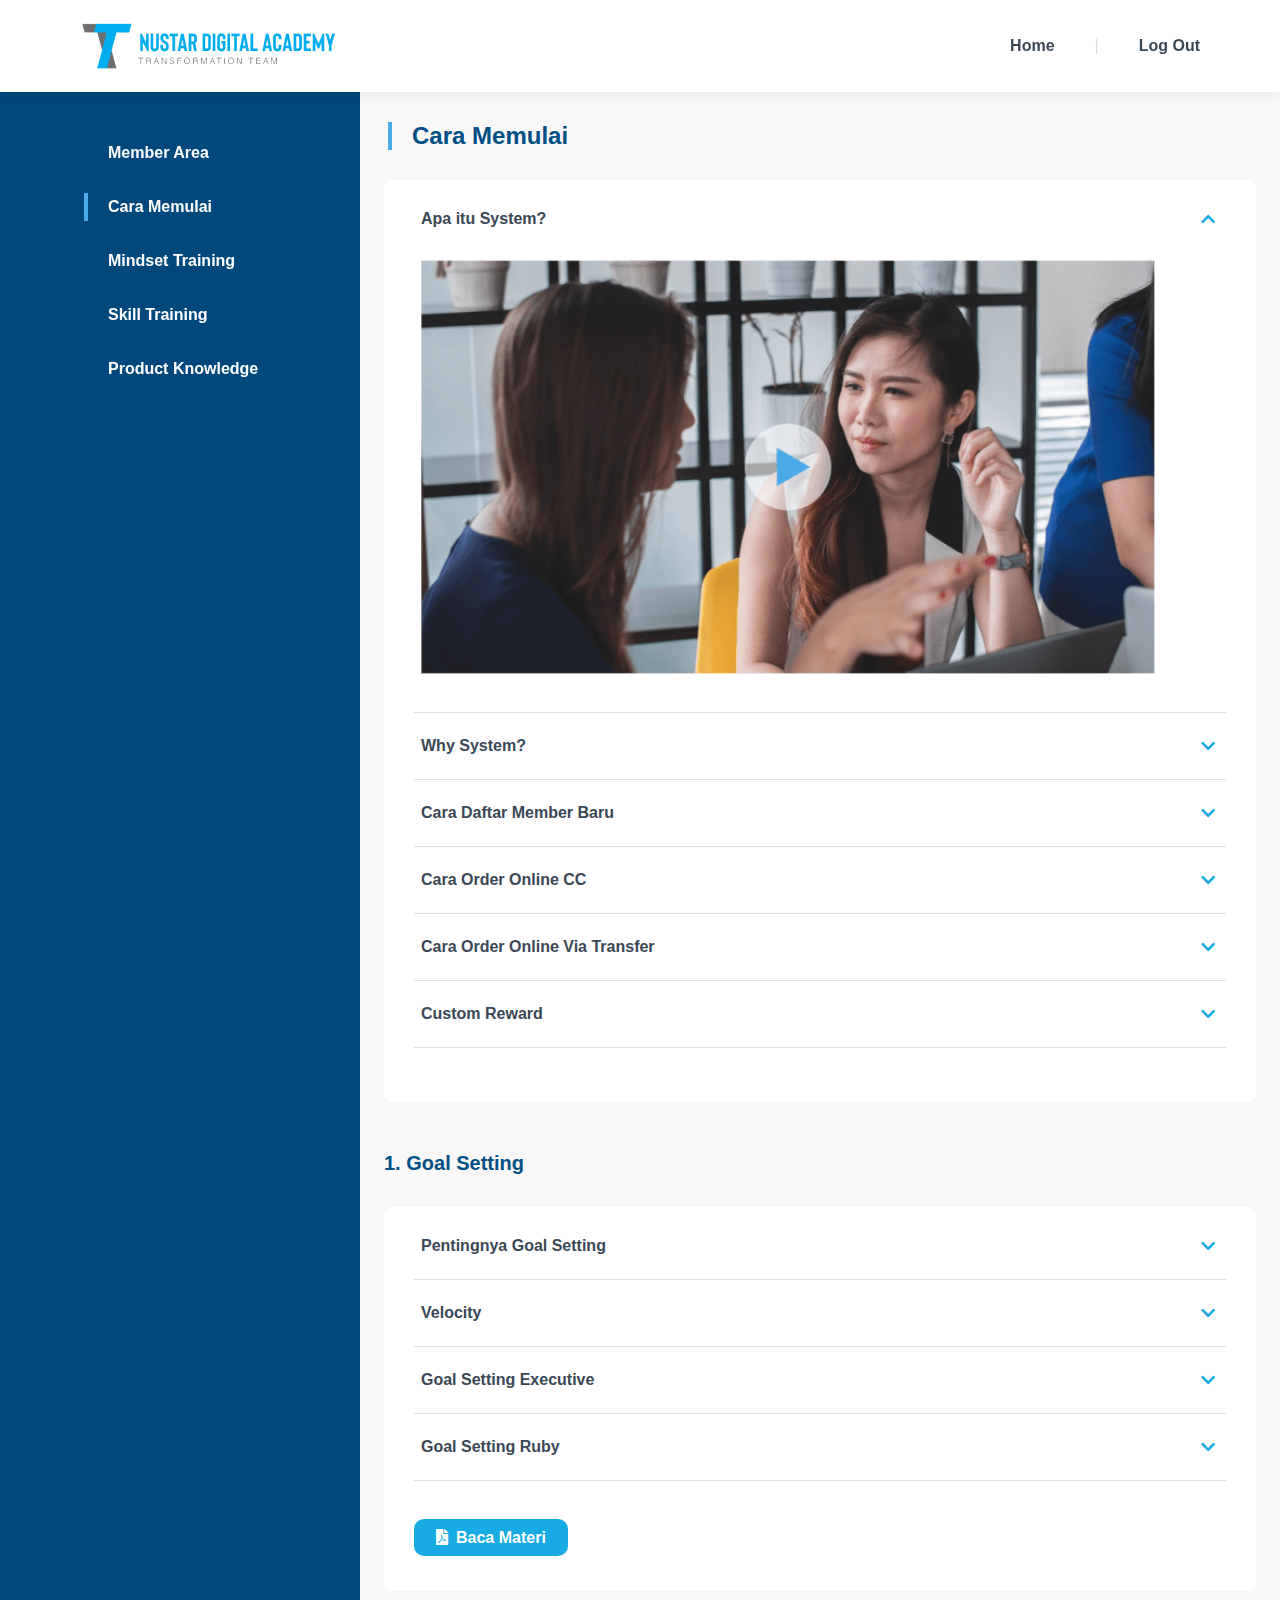
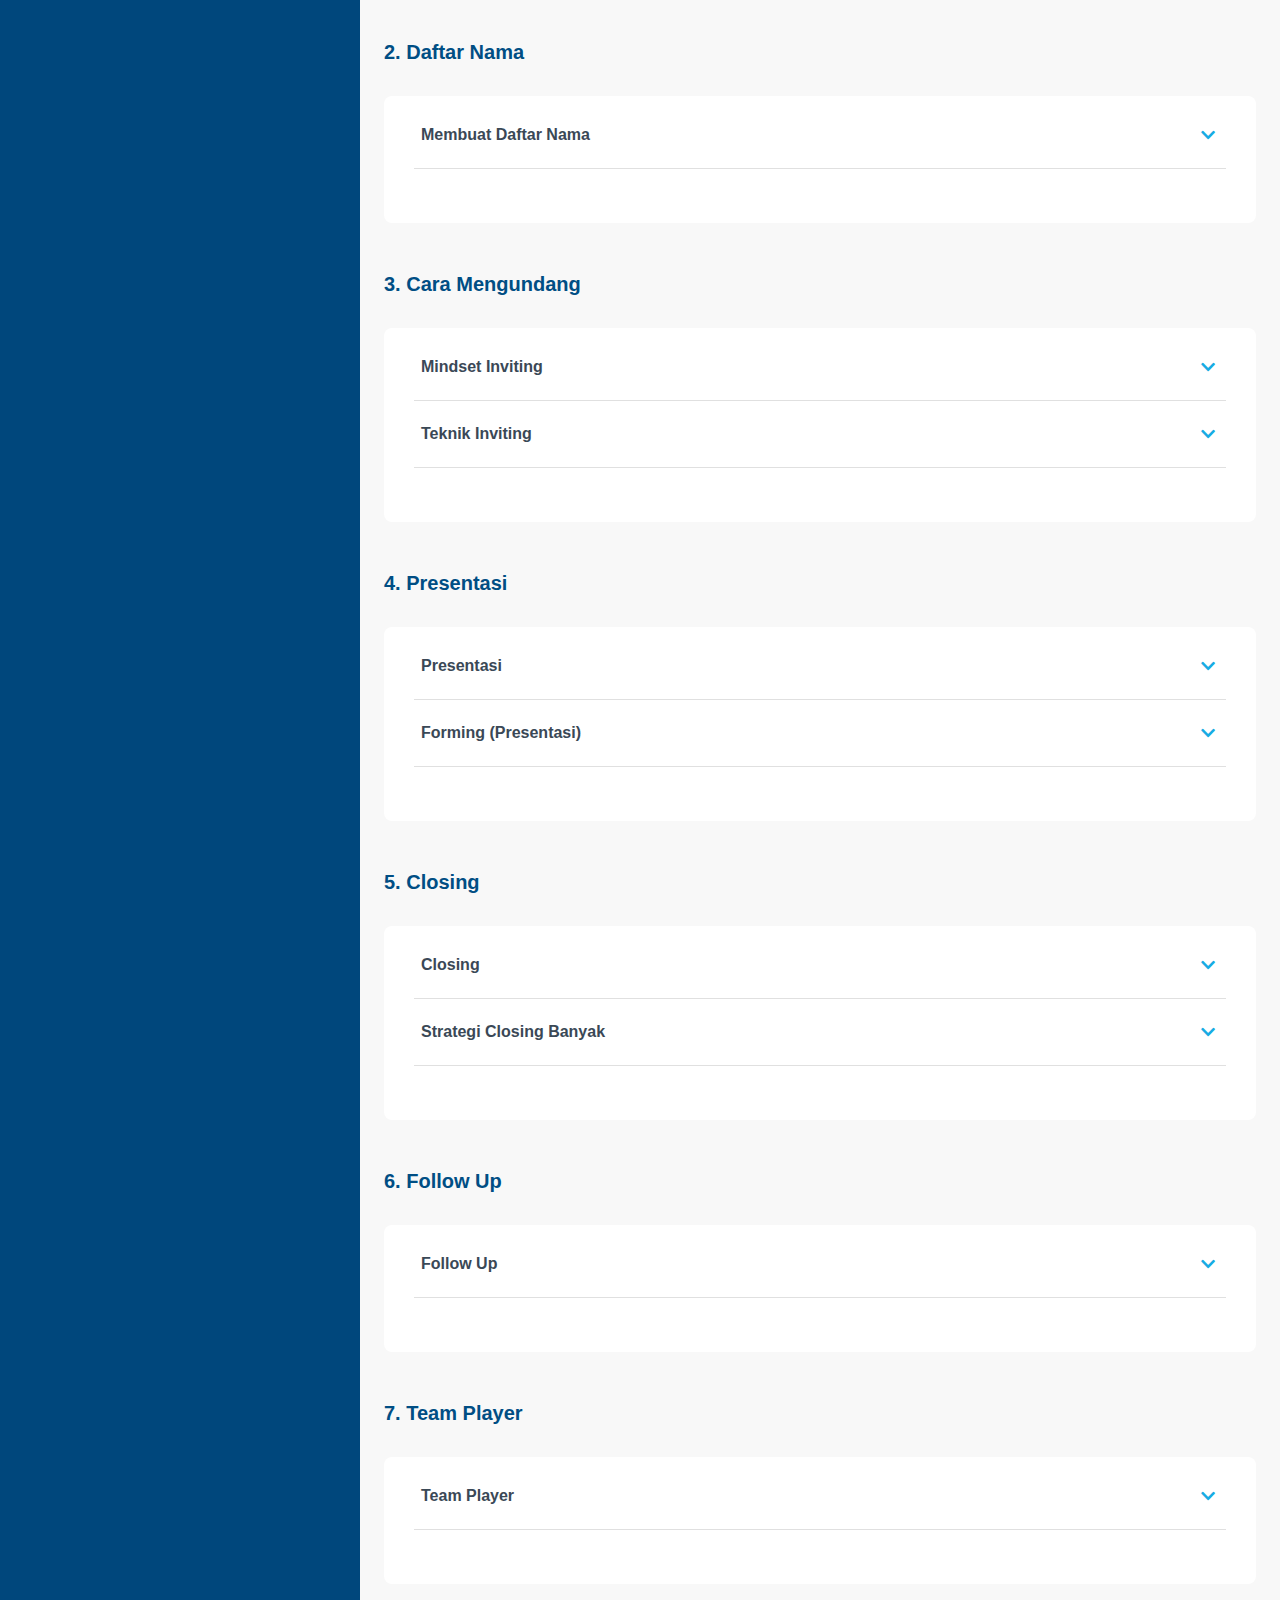
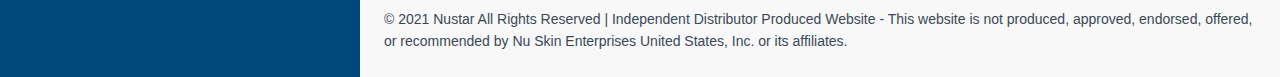
<file: login/cara-memulai.html>
<!DOCTYPE html>
<html>
<head>
	<meta charset="UTF-8">
	<meta name="viewport" content="width=device-width, initial-scale=1.0">
	<title>Cara Memulai - Nustar Digital Academy</title>
	<link rel="stylesheet" type="text/css" href="https://cdnjs.cloudflare.com/ajax/libs/font-awesome/5.15.3/css/all.min.css">
	<link rel="stylesheet" type="text/css" href="../assets/css/login.css">
</head>
<body>

	<!-- Header -->
	<header>
		<img src="../assets/img/nustar-logo.png" class="logo">
		<div class="nav">
			<h4><a href="../index.html">Home</a></h4>
			<span>|</span>
			<h4><a href="../index.html">Log Out</a></h4>
		</div>

		<!-- Sidebar Navigation -->
		<div class="btn-menu">
			<i class="fas fa-bars"></i>
		</div>
		<div class="btn-close">
			<i class="fas fa-times"></i>
		</div>
		<div class="side-nav">
			<h4><a href="member-area.html">Member Area</a></h4>
			<h4 class="active"><a href="cara-memulai.html">Cara Memulai</a></h4>
			<h4><a href="mindset-training.html">Mindset Training</a></h4>
			<h4><a href="skill-training.html">Skill Training</a></h4>
			<h4><a href="product-knowledge.html">Product Knowledge</a></h4>
			<div class="bottom">
				<h4><a href="../index.html">Home</a></h4>
				<span>|</span>
				<h4><a href="../index.html">Log Out</a></h4>
			</div>
		</div>
	</header>
	<img src="../assets/img/back-to-top.png" onclick="topFunction()" id="back-to-top">

	<!-- Container -->
	<div class="container">
		<div class="dark"></div>
		
		<!-- Sidebar (Left) -->
		<div class="sidebar">
			<div class="content">
				<h4><a href="member-area.html">Member Area</a></h4>
				<h4 class="active"><a href="cara-memulai.html">Cara Memulai</a></h4>
				<h4><a href="mindset-training.html">Mindset Training</a></h4>
				<h4><a href="skill-training.html">Skill Training</a></h4>
				<h4><a href="product-knowledge.html">Product Knowledge</a></h4>
			</div>
		</div>

		<!-- Main (Right) -->
		<div class="main">
			<div>
				<h2>Cara Memulai</h2>
				<div class="card">
					<div class="accordion">
						<div class="content_box active">
							<div class="title">
								<h4>Apa itu System?</h4>
								<i class="fas fa-chevron-down"></i>
							</div>
							<div class="content">
								<img src="../assets/img/header-video.png">
							</div>
						</div>
						<hr>
						<div class="content_box">
							<div class="title">
								<h4>Why System?</h4>
								<i class="fas fa-chevron-down"></i>
							</div>
							<div class="content">
								<img src="../assets/img/header-video.png">
							</div>
						</div>
						<hr>
						<div class="content_box">
							<div class="title">
								<h4>Cara Daftar Member Baru</h4>
								<i class="fas fa-chevron-down"></i>
							</div>
							<div class="content">
								<img src="../assets/img/header-video.png">
							</div>
						</div>
						<hr>
						<div class="content_box">
							<div class="title">
								<h4>Cara Order Online CC</h4>
								<i class="fas fa-chevron-down"></i>
							</div>
							<div class="content">
								<img src="../assets/img/header-video.png">
							</div>
						</div>
						<hr>
						<div class="content_box">
							<div class="title">
								<h4>Cara Order Online Via Transfer</h4>
								<i class="fas fa-chevron-down"></i>
							</div>
							<div class="content">
								<img src="../assets/img/header-video.png">
							</div>
						</div>
						<hr>
						<div class="content_box">
							<div class="title">
								<h4>Custom Reward</h4>
								<i class="fas fa-chevron-down"></i>
							</div>
							<div class="content">
								<img src="../assets/img/header-video.png">
							</div>
						</div>
						<hr>
					</div>
				</div>

				<h3>1. Goal Setting</h3>
				<div class="card">
					<div class="accordion">
						<div class="content_box">
							<div class="title">
								<h4>Pentingnya Goal Setting</h4>
								<i class="fas fa-chevron-down"></i>
							</div>
							<div class="content">
								<img src="../assets/img/header-video.png">
							</div>
						</div>
						<hr>
						<div class="content_box">
							<div class="title">
								<h4>Velocity</h4>
								<i class="fas fa-chevron-down"></i>
							</div>
							<div class="content">
								<img src="../assets/img/header-video.png">
							</div>
						</div>
						<hr>
						<div class="content_box">
							<div class="title">
								<h4>Goal Setting Executive</h4>
								<i class="fas fa-chevron-down"></i>
							</div>
							<div class="content">
								<img src="../assets/img/header-video.png">
							</div>
						</div>
						<hr>
						<div class="content_box">
							<div class="title">
								<h4>Goal Setting Ruby</h4>
								<i class="fas fa-chevron-down"></i>
							</div>
							<div class="content">
								<img src="../assets/img/header-video.png">
							</div>
						</div>
						<hr>
						<div class="button">
							<a href="#"><i class="fas fa-file-pdf"></i>Baca Materi</a>
						</div>
					</div>
				</div>

				<h3>2. Daftar Nama</h3>
				<div class="card">
					<div class="accordion">
						<div class="content_box">
							<div class="title">
								<h4>Membuat Daftar Nama</h4>
								<i class="fas fa-chevron-down"></i>
							</div>
							<div class="content">
								<img src="../assets/img/header-video.png">
							</div>
						</div>
						<hr>
					</div>
				</div>

				<h3>3. Cara Mengundang</h3>
				<div class="card">
					<div class="accordion">
						<div class="content_box">
							<div class="title">
								<h4>Mindset Inviting</h4>
								<i class="fas fa-chevron-down"></i>
							</div>
							<div class="content">
								<img src="../assets/img/header-video.png">
							</div>
						</div>
						<hr>
						<div class="content_box">
							<div class="title">
								<h4>Teknik Inviting</h4>
								<i class="fas fa-chevron-down"></i>
							</div>
							<div class="content">
								<img src="../assets/img/header-video.png">
							</div>
						</div>
						<hr>
					</div>
				</div>

				<h3>4. Presentasi</h3>
				<div class="card">
					<div class="accordion">
						<div class="content_box">
							<div class="title">
								<h4>Presentasi</h4>
								<i class="fas fa-chevron-down"></i>
							</div>
							<div class="content">
								<img src="../assets/img/header-video.png">
							</div>
						</div>
						<hr>
						<div class="content_box">
							<div class="title">
								<h4>Forming (Presentasi)</h4>
								<i class="fas fa-chevron-down"></i>
							</div>
							<div class="content">
								<img src="../assets/img/header-video.png">
							</div>
						</div>
						<hr>
					</div>
				</div>

				<h3>5. Closing</h3>
				<div class="card">
					<div class="accordion">
						<div class="content_box">
							<div class="title">
								<h4>Closing</h4>
								<i class="fas fa-chevron-down"></i>
							</div>
							<div class="content">
								<img src="../assets/img/header-video.png">
							</div>
						</div>
						<hr>
						<div class="content_box">
							<div class="title">
								<h4>Strategi Closing Banyak</h4>
								<i class="fas fa-chevron-down"></i>
							</div>
							<div class="content">
								<img src="../assets/img/header-video.png">
							</div>
						</div>
						<hr>
					</div>
				</div>

				<h3>6. Follow Up</h3>
				<div class="card">
					<div class="accordion">
						<div class="content_box">
							<div class="title">
								<h4>Follow Up</h4>
								<i class="fas fa-chevron-down"></i>
							</div>
							<div class="content">
								<img src="../assets/img/header-video.png">
							</div>
						</div>
						<hr>
					</div>
				</div>

				<h3>7. Team Player</h3>
				<div class="card">
					<div class="accordion">
						<div class="content_box">
							<div class="title">
								<h4>Team Player</h4>
								<i class="fas fa-chevron-down"></i>
							</div>
							<div class="content">
								<img src="../assets/img/header-video.png">
							</div>
						</div>
						<hr>
					</div>
				</div>
			</div>

			<!-- Footer -->
			<footer>
				<p>&copy; 2021 Nustar All Rights Reserved | Independent Distributor Produced Website - This website is not produced, approved, endorsed, offered, or recommended by Nu Skin Enterprises United States, Inc. or its affiliates.</p>
			</footer>
		</div>
	</div>

	<script src="https://cdnjs.cloudflare.com/ajax/libs/jquery/3.6.0/jquery.min.js"></script>
	<script type="text/javascript" src="../assets/js/login.js"></script>
</body>
</html>
</file>
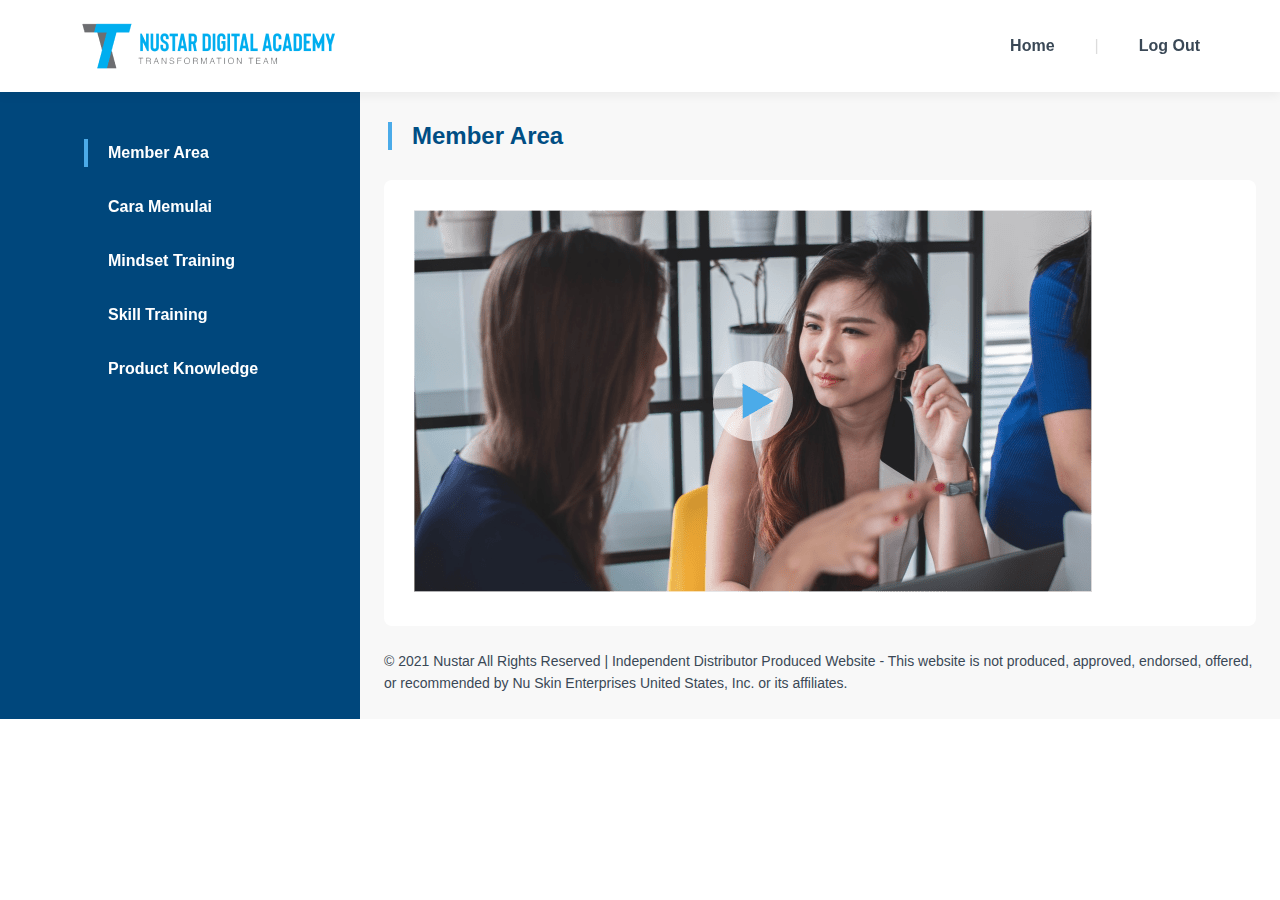
<file: login/member-area.html>
<!DOCTYPE html>
<html>
<head>
	<meta charset="UTF-8">
	<meta name="viewport" content="width=device-width, initial-scale=1.0">
	<title>Member Area - Nustar Digital Academy</title>
	<link rel="stylesheet" type="text/css" href="https://cdnjs.cloudflare.com/ajax/libs/font-awesome/5.15.3/css/all.min.css">
	<link rel="stylesheet" type="text/css" href="../assets/css/login.css">
</head>
<body>

	<!-- Header -->
	<header>
		<img src="../assets/img/nustar-logo.png" class="logo">
		<div class="nav">
			<h4><a href="../index.html">Home</a></h4>
			<span>|</span>
			<h4><a href="../index.html">Log Out</a></h4>
		</div>

		<!-- Sidebar Navigation -->
		<div class="btn-menu">
			<i class="fas fa-bars"></i>
		</div>
		<div class="btn-close">
			<i class="fas fa-times"></i>
		</div>
		<div class="side-nav">
			<h4 class="active"><a href="member-area.html">Member Area</a></h4>
			<h4><a href="cara-memulai.html">Cara Memulai</a></h4>
			<h4><a href="mindset-training.html">Mindset Training</a></h4>
			<h4><a href="skill-training.html">Skill Training</a></h4>
			<h4><a href="product-knowledge.html">Product Knowledge</a></h4>
			<div class="bottom">
				<h4><a href="../index.html">Home</a></h4>
				<span>|</span>
				<h4><a href="../index.html">Log Out</a></h4>
			</div>
		</div>
	</header>
	<img src="../assets/img/back-to-top.png" onclick="topFunction()" id="back-to-top">

	<!-- Container -->
	<div class="container">
		<div class="dark"></div>
		
		<!-- Sidebar (Left) -->
		<div class="sidebar">
			<div class="content">
				<h4 class="active"><a href="member-area.html">Member Area</a></h4>
				<h4><a href="cara-memulai.html">Cara Memulai</a></h4>
				<h4><a href="mindset-training.html">Mindset Training</a></h4>
				<h4><a href="skill-training.html">Skill Training</a></h4>
				<h4><a href="product-knowledge.html">Product Knowledge</a></h4>
			</div>
		</div>

		<!-- Main (Right) -->
		<div class="main">
			<div>
				<h2>Member Area</h2>
				<div class="card">
					<img src="../assets/img/header-video.png">
				</div>
			</div>

			<!-- Footer -->
			<footer>
				<p>&copy; 2021 Nustar All Rights Reserved | Independent Distributor Produced Website - This website is not produced, approved, endorsed, offered, or recommended by Nu Skin Enterprises United States, Inc. or its affiliates.</p>
			</footer>
		</div>
	</div>

	<script src="https://cdnjs.cloudflare.com/ajax/libs/jquery/3.6.0/jquery.min.js"></script>
	<script type="text/javascript" src="../assets/js/login.js"></script>
</body>
</html>
</file>
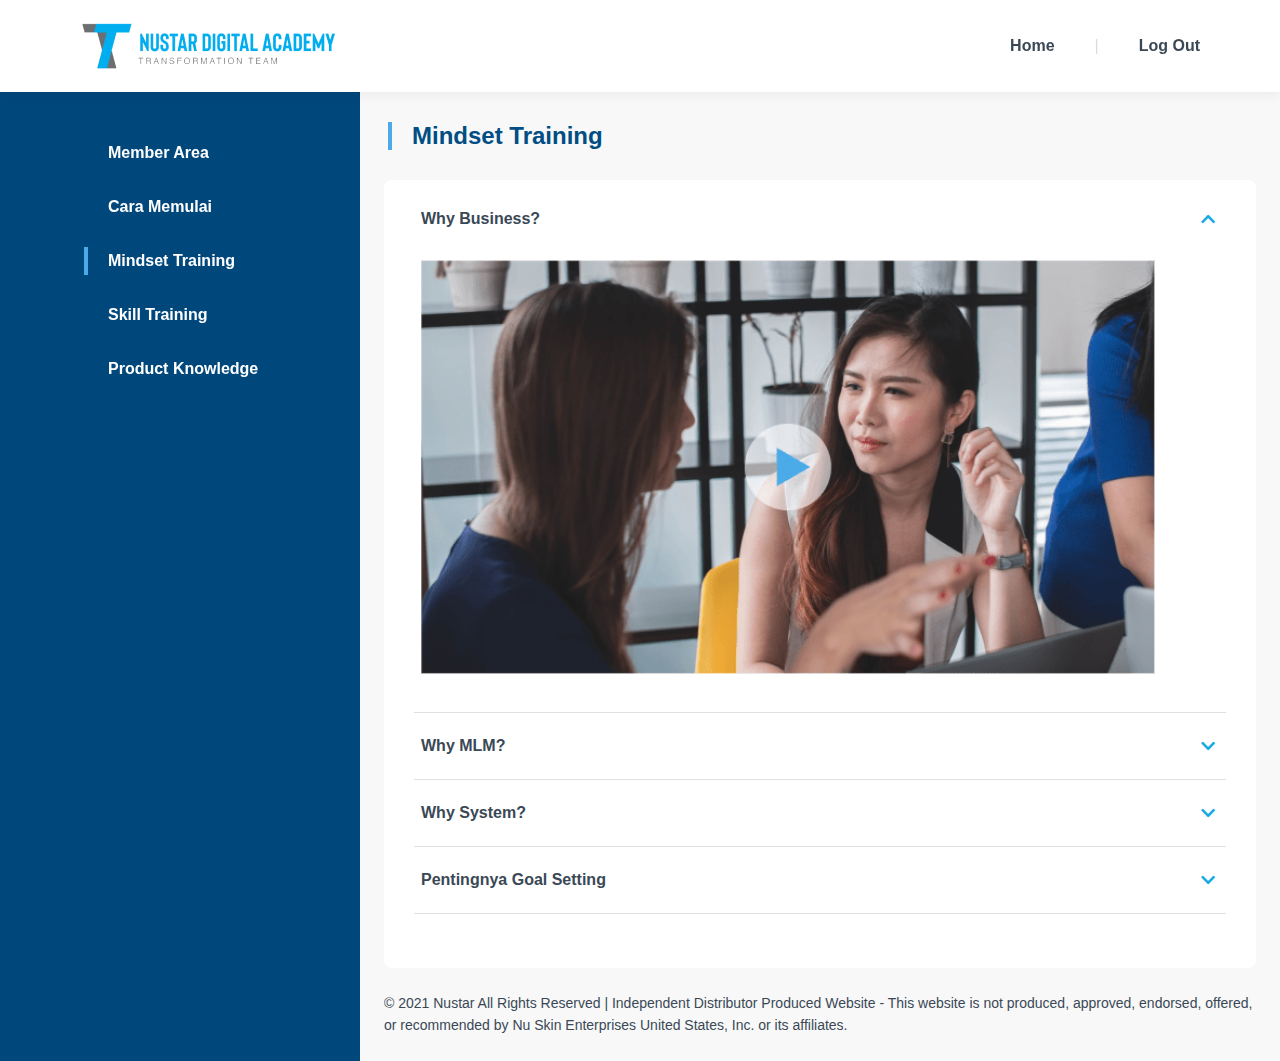
<file: login/mindset-training.html>
<!DOCTYPE html>
<html>
<head>
	<meta charset="UTF-8">
	<meta name="viewport" content="width=device-width, initial-scale=1.0">
	<title>Mindset Training - Nustar Digital Academy</title>
	<link rel="stylesheet" type="text/css" href="https://cdnjs.cloudflare.com/ajax/libs/font-awesome/5.15.3/css/all.min.css">
	<link rel="stylesheet" type="text/css" href="../assets/css/login.css">
</head>
<body>

	<!-- Header -->
	<header>
		<img src="../assets/img/nustar-logo.png" class="logo">
		<div class="nav">
			<h4><a href="../index.html">Home</a></h4>
			<span>|</span>
			<h4><a href="../index.html">Log Out</a></h4>
		</div>

		<!-- Sidebar Navigation -->
		<div class="btn-menu">
			<i class="fas fa-bars"></i>
		</div>
		<div class="btn-close">
			<i class="fas fa-times"></i>
		</div>
		<div class="side-nav">
			<h4><a href="member-area.html">Member Area</a></h4>
			<h4><a href="cara-memulai.html">Cara Memulai</a></h4>
			<h4 class="active"><a href="mindset-training.html">Mindset Training</a></h4>
			<h4><a href="skill-training.html">Skill Training</a></h4>
			<h4><a href="product-knowledge.html">Product Knowledge</a></h4>
			<div class="bottom">
				<h4><a href="../index.html">Home</a></h4>
				<span>|</span>
				<h4><a href="../index.html">Log Out</a></h4>
			</div>
		</div>
	</header>
	<img src="../assets/img/back-to-top.png" onclick="topFunction()" id="back-to-top">

	<!-- Container -->
	<div class="container">
		<div class="dark"></div>
		
		<!-- Sidebar (Left) -->
		<div class="sidebar">
			<div class="content">
				<h4><a href="member-area.html">Member Area</a></h4>
				<h4><a href="cara-memulai.html">Cara Memulai</a></h4>
				<h4 class="active"><a href="mindset-training.html">Mindset Training</a></h4>
				<h4><a href="skill-training.html">Skill Training</a></h4>
				<h4><a href="product-knowledge.html">Product Knowledge</a></h4>
			</div>
		</div>

		<!-- Main (Right) -->
		<div class="main">
			<div>
				<h2>Mindset Training</h2>
				<div class="card">
					<div class="accordion">
						<div class="content_box active">
							<div class="title">
								<h4>Why Business?</h4>
								<i class="fas fa-chevron-down"></i>
							</div>
							<div class="content">
								<img src="../assets/img/header-video.png">
							</div>
						</div>
						<hr>
						<div class="content_box">
							<div class="title">
								<h4>Why MLM?</h4>
								<i class="fas fa-chevron-down"></i>
							</div>
							<div class="content">
								<img src="../assets/img/header-video.png">
							</div>
						</div>
						<hr>
						<div class="content_box">
							<div class="title">
								<h4>Why System?</h4>
								<i class="fas fa-chevron-down"></i>
							</div>
							<div class="content">
								<img src="../assets/img/header-video.png">
							</div>
						</div>
						<hr>
						<div class="content_box">
							<div class="title">
								<h4>Pentingnya Goal Setting</h4>
								<i class="fas fa-chevron-down"></i>
							</div>
							<div class="content">
								<img src="../assets/img/header-video.png">
							</div>
						</div>
						<hr>
					</div>
				</div>
			</div>

			<!-- Footer -->
			<footer>
				<p>&copy; 2021 Nustar All Rights Reserved | Independent Distributor Produced Website - This website is not produced, approved, endorsed, offered, or recommended by Nu Skin Enterprises United States, Inc. or its affiliates.</p>
			</footer>
		</div>
	</div>

	<script src="https://cdnjs.cloudflare.com/ajax/libs/jquery/3.6.0/jquery.min.js"></script>
	<script type="text/javascript" src="../assets/js/login.js"></script>
</body>
</html>
</file>
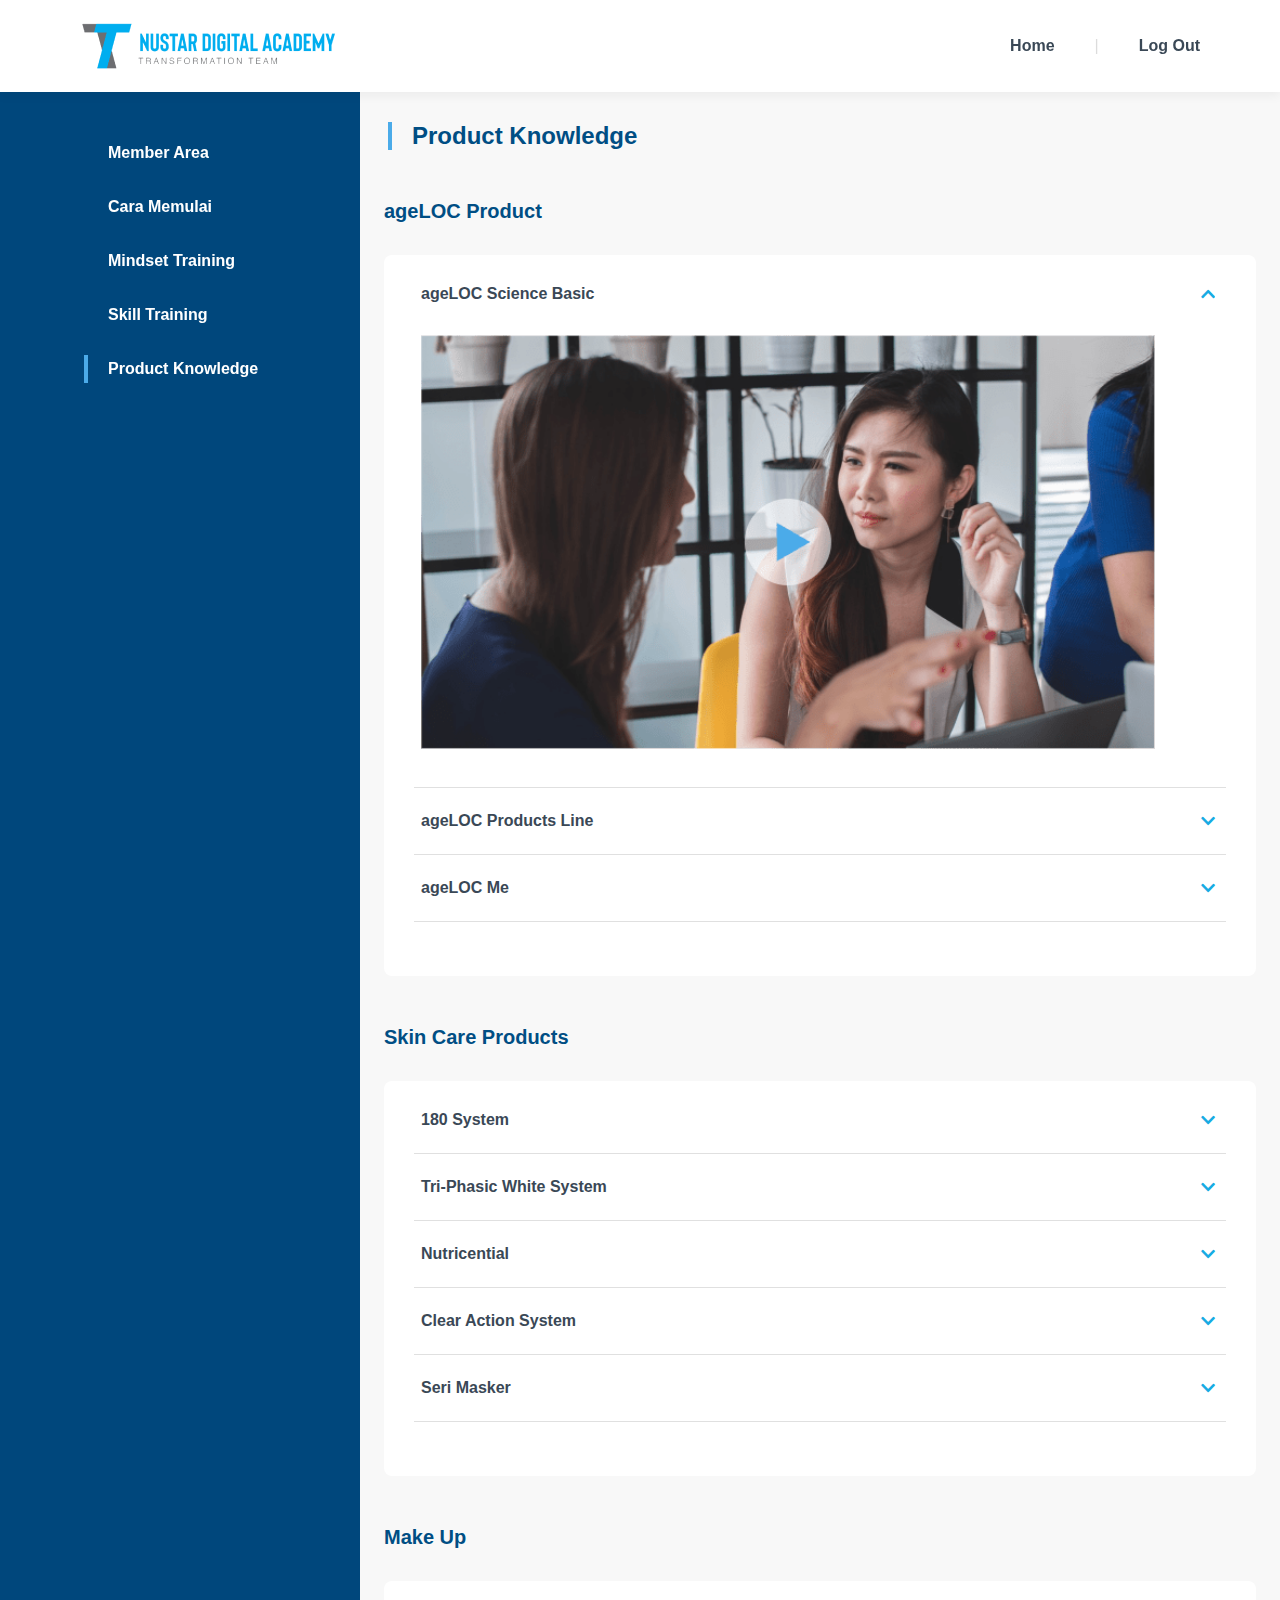
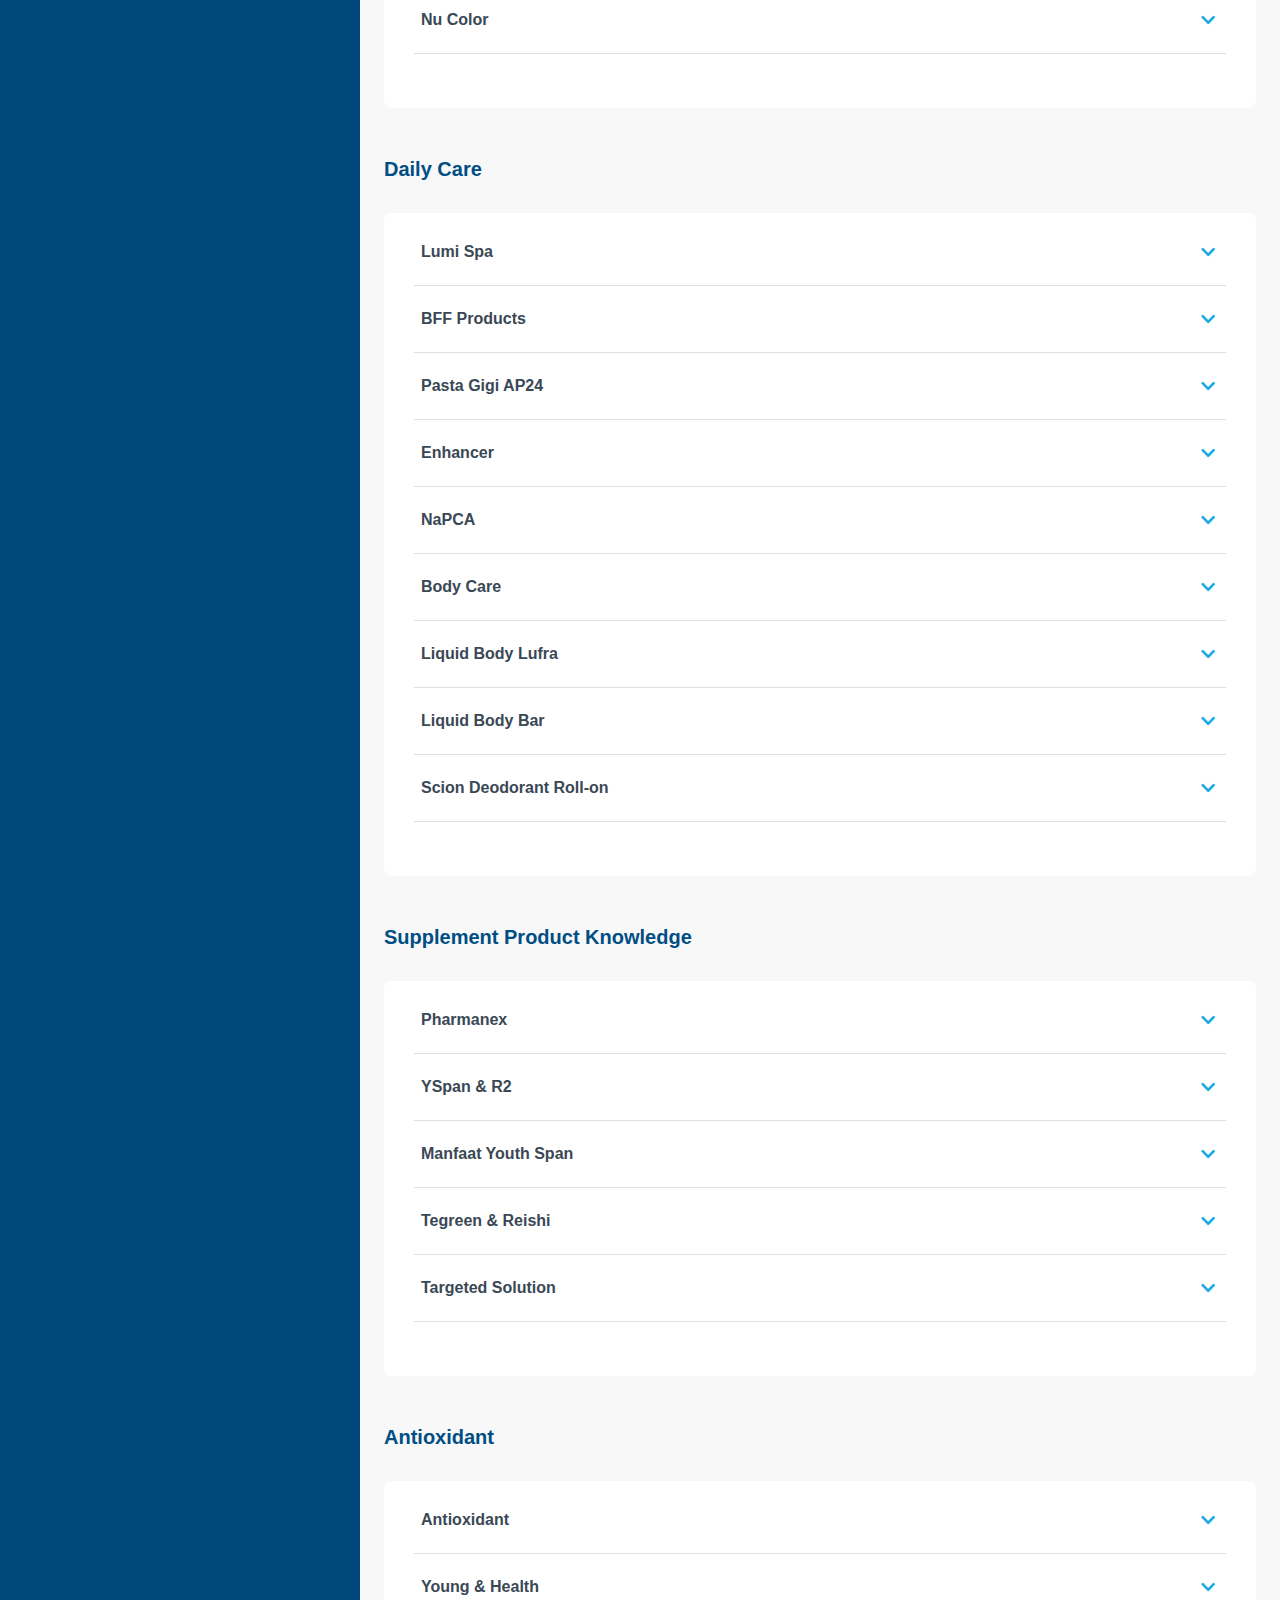
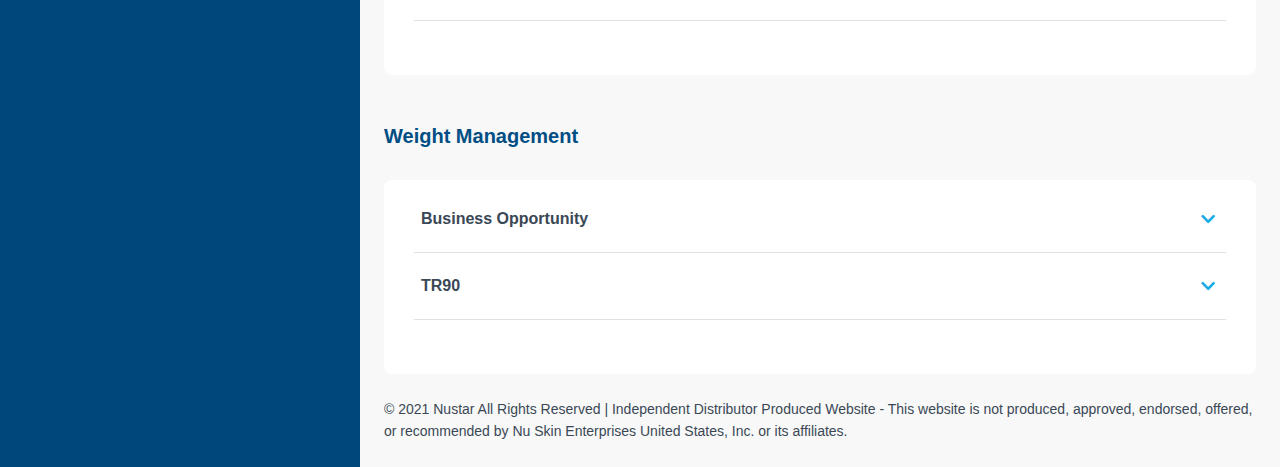
<file: login/product-knowledge.html>
<!DOCTYPE html>
<html>
<head>
	<meta charset="UTF-8">
	<meta name="viewport" content="width=device-width, initial-scale=1.0">
	<title>Skill Training - Nustar Digital Academy</title>
	<link rel="stylesheet" type="text/css" href="https://cdnjs.cloudflare.com/ajax/libs/font-awesome/5.15.3/css/all.min.css">
	<link rel="stylesheet" type="text/css" href="../assets/css/login.css">
</head>
<body>

	<!-- Header -->
	<header>
		<img src="../assets/img/nustar-logo.png" class="logo">
		<div class="nav">
			<h4><a href="../index.html">Home</a></h4>
			<span>|</span>
			<h4><a href="../index.html">Log Out</a></h4>
		</div>

		<!-- Sidebar Navigation -->
		<div class="btn-menu">
			<i class="fas fa-bars"></i>
		</div>
		<div class="btn-close">
			<i class="fas fa-times"></i>
		</div>
		<div class="side-nav">
			<h4><a href="member-area.html">Member Area</a></h4>
			<h4><a href="cara-memulai.html">Cara Memulai</a></h4>
			<h4><a href="mindset-training.html">Mindset Training</a></h4>
			<h4><a href="skill-training.html">Skill Training</a></h4>
			<h4 class="active"><a href="product-knowledge.html">Product Knowledge</a></h4>
			<div class="bottom">
				<h4><a href="../index.html">Home</a></h4>
				<span>|</span>
				<h4><a href="../index.html">Log Out</a></h4>
			</div>
		</div>
	</header>
	<img src="../assets/img/back-to-top.png" onclick="topFunction()" id="back-to-top">

	<!-- Container -->
	<div class="container">
		<div class="dark"></div>
		
		<!-- Sidebar (Left) -->
		<div class="sidebar">
			<div class="content">
				<h4><a href="member-area.html">Member Area</a></h4>
				<h4><a href="cara-memulai.html">Cara Memulai</a></h4>
				<h4><a href="mindset-training.html">Mindset Training</a></h4>
				<h4><a href="skill-training.html">Skill Training</a></h4>
				<h4 class="active"><a href="product-knowledge.html">Product Knowledge</a></h4>
			</div>
		</div>

		<!-- Main (Right) -->
		<div class="main">
			<div>
				<h2>Product Knowledge</h2>
				<h3>ageLOC Product</h3>
				<div class="card">
					<div class="accordion">
						<div class="content_box active">
							<div class="title">
								<h4>ageLOC Science Basic</h4>
								<i class="fas fa-chevron-down"></i>
							</div>
							<div class="content">
								<img src="../assets/img/header-video.png">
							</div>
						</div>
						<hr>
						<div class="content_box">
							<div class="title">
								<h4>ageLOC Products Line</h4>
								<i class="fas fa-chevron-down"></i>
							</div>
							<div class="content">
								<img src="../assets/img/header-video.png">
							</div>
						</div>
						<hr>
						<div class="content_box">
							<div class="title">
								<h4>ageLOC Me</h4>
								<i class="fas fa-chevron-down"></i>
							</div>
							<div class="content">
								<img src="../assets/img/header-video.png">
							</div>
						</div>
						<hr>
					</div>
				</div>

				<h3>Skin Care Products</h3>
				<div class="card">
					<div class="accordion">
						<div class="content_box">
							<div class="title">
								<h4>180 System</h4>
								<i class="fas fa-chevron-down"></i>
							</div>
							<div class="content">
								<img src="../assets/img/header-video.png">
							</div>
						</div>
						<hr>
						<div class="content_box">
							<div class="title">
								<h4>Tri-Phasic White System</h4>
								<i class="fas fa-chevron-down"></i>
							</div>
							<div class="content">
								<img src="../assets/img/header-video.png">
							</div>
						</div>
						<hr>
						<div class="content_box">
							<div class="title">
								<h4>Nutricential</h4>
								<i class="fas fa-chevron-down"></i>
							</div>
							<div class="content">
								<img src="../assets/img/header-video.png">
							</div>
						</div>
						<hr>
						<div class="content_box">
							<div class="title">
								<h4>Clear Action System</h4>
								<i class="fas fa-chevron-down"></i>
							</div>
							<div class="content">
								<img src="../assets/img/header-video.png">
							</div>
						</div>
						<hr>
						<div class="content_box">
							<div class="title">
								<h4>Seri Masker</h4>
								<i class="fas fa-chevron-down"></i>
							</div>
							<div class="content">
								<img src="../assets/img/header-video.png">
							</div>
						</div>
						<hr>
					</div>
				</div>

				<h3>Make Up</h3>
				<div class="card">
					<div class="accordion">
						<div class="content_box">
							<div class="title">
								<h4>Nu Color</h4>
								<i class="fas fa-chevron-down"></i>
							</div>
							<div class="content">
								<img src="../assets/img/header-video.png">
							</div>
						</div>
						<hr>
					</div>
				</div>

				<h3>Daily Care</h3>
				<div class="card">
					<div class="accordion">
						<div class="content_box">
							<div class="title">
								<h4>Lumi Spa</h4>
								<i class="fas fa-chevron-down"></i>
							</div>
							<div class="content">
								<img src="../assets/img/header-video.png">
							</div>
						</div>
						<hr>
						<div class="content_box">
							<div class="title">
								<h4>BFF Products</h4>
								<i class="fas fa-chevron-down"></i>
							</div>
							<div class="content">
								<img src="../assets/img/header-video.png">
							</div>
						</div>
						<hr>
						<div class="content_box">
							<div class="title">
								<h4>Pasta Gigi AP24</h4>
								<i class="fas fa-chevron-down"></i>
							</div>
							<div class="content">
								<img src="../assets/img/header-video.png">
							</div>
						</div>
						<hr>
						<div class="content_box">
							<div class="title">
								<h4>Enhancer</h4>
								<i class="fas fa-chevron-down"></i>
							</div>
							<div class="content">
								<img src="../assets/img/header-video.png">
							</div>
						</div>
						<hr>
						<div class="content_box">
							<div class="title">
								<h4>NaPCA</h4>
								<i class="fas fa-chevron-down"></i>
							</div>
							<div class="content">
								<img src="../assets/img/header-video.png">
							</div>
						</div>
						<hr>
						<div class="content_box">
							<div class="title">
								<h4>Body Care</h4>
								<i class="fas fa-chevron-down"></i>
							</div>
							<div class="content">
								<img src="../assets/img/header-video.png">
							</div>
						</div>
						<hr>
						<div class="content_box">
							<div class="title">
								<h4>Liquid Body Lufra</h4>
								<i class="fas fa-chevron-down"></i>
							</div>
							<div class="content">
								<img src="../assets/img/header-video.png">
							</div>
						</div>
						<hr>
						<div class="content_box">
							<div class="title">
								<h4>Liquid Body Bar</h4>
								<i class="fas fa-chevron-down"></i>
							</div>
							<div class="content">
								<img src="../assets/img/header-video.png">
							</div>
						</div>
						<hr>
						<div class="content_box">
							<div class="title">
								<h4>Scion Deodorant Roll-on</h4>
								<i class="fas fa-chevron-down"></i>
							</div>
							<div class="content">
								<img src="../assets/img/header-video.png">
							</div>
						</div>
						<hr>
					</div>
				</div>

				<h3>Supplement Product Knowledge</h3>
				<div class="card">
					<div class="accordion">
						<div class="content_box">
							<div class="title">
								<h4>Pharmanex</h4>
								<i class="fas fa-chevron-down"></i>
							</div>
							<div class="content">
								<img src="../assets/img/header-video.png">
							</div>
						</div>
						<hr>
						<div class="content_box">
							<div class="title">
								<h4>YSpan & R2</h4>
								<i class="fas fa-chevron-down"></i>
							</div>
							<div class="content">
								<img src="../assets/img/header-video.png">
							</div>
						</div>
						<hr>
						<div class="content_box">
							<div class="title">
								<h4>Manfaat Youth Span</h4>
								<i class="fas fa-chevron-down"></i>
							</div>
							<div class="content">
								<img src="../assets/img/header-video.png">
							</div>
						</div>
						<hr>
						<div class="content_box">
							<div class="title">
								<h4>Tegreen & Reishi</h4>
								<i class="fas fa-chevron-down"></i>
							</div>
							<div class="content">
								<img src="../assets/img/header-video.png">
							</div>
						</div>
						<hr>
						<div class="content_box">
							<div class="title">
								<h4>Targeted Solution</h4>
								<i class="fas fa-chevron-down"></i>
							</div>
							<div class="content">
								<img src="../assets/img/header-video.png">
							</div>
						</div>
						<hr>
					</div>
				</div>

				<h3>Antioxidant</h3>
				<div class="card">
					<div class="accordion">
						<div class="content_box">
							<div class="title">
								<h4>Antioxidant</h4>
								<i class="fas fa-chevron-down"></i>
							</div>
							<div class="content">
								<img src="../assets/img/header-video.png">
							</div>
						</div>
						<hr>
						<div class="content_box">
							<div class="title">
								<h4>Young & Health</h4>
								<i class="fas fa-chevron-down"></i>
							</div>
							<div class="content">
								<img src="../assets/img/header-video.png">
							</div>
						</div>
						<hr>
					</div>
				</div>

				<h3>Weight Management</h3>
				<div class="card">
					<div class="accordion">
						<div class="content_box">
							<div class="title">
								<h4>Business Opportunity</h4>
								<i class="fas fa-chevron-down"></i>
							</div>
							<div class="content">
								<img src="../assets/img/header-video.png">
							</div>
						</div>
						<hr>
						<div class="content_box">
							<div class="title">
								<h4>TR90</h4>
								<i class="fas fa-chevron-down"></i>
							</div>
							<div class="content">
								<img src="../assets/img/header-video.png">
							</div>
						</div>
						<hr>
					</div>
				</div>
			</div>

			<!-- Footer -->
			<footer>
				<p>&copy; 2021 Nustar All Rights Reserved | Independent Distributor Produced Website - This website is not produced, approved, endorsed, offered, or recommended by Nu Skin Enterprises United States, Inc. or its affiliates.</p>
			</footer>
		</div>
	</div>

	<script src="https://cdnjs.cloudflare.com/ajax/libs/jquery/3.6.0/jquery.min.js"></script>
	<script type="text/javascript" src="../assets/js/login.js"></script>
</body>
</html>
</file>
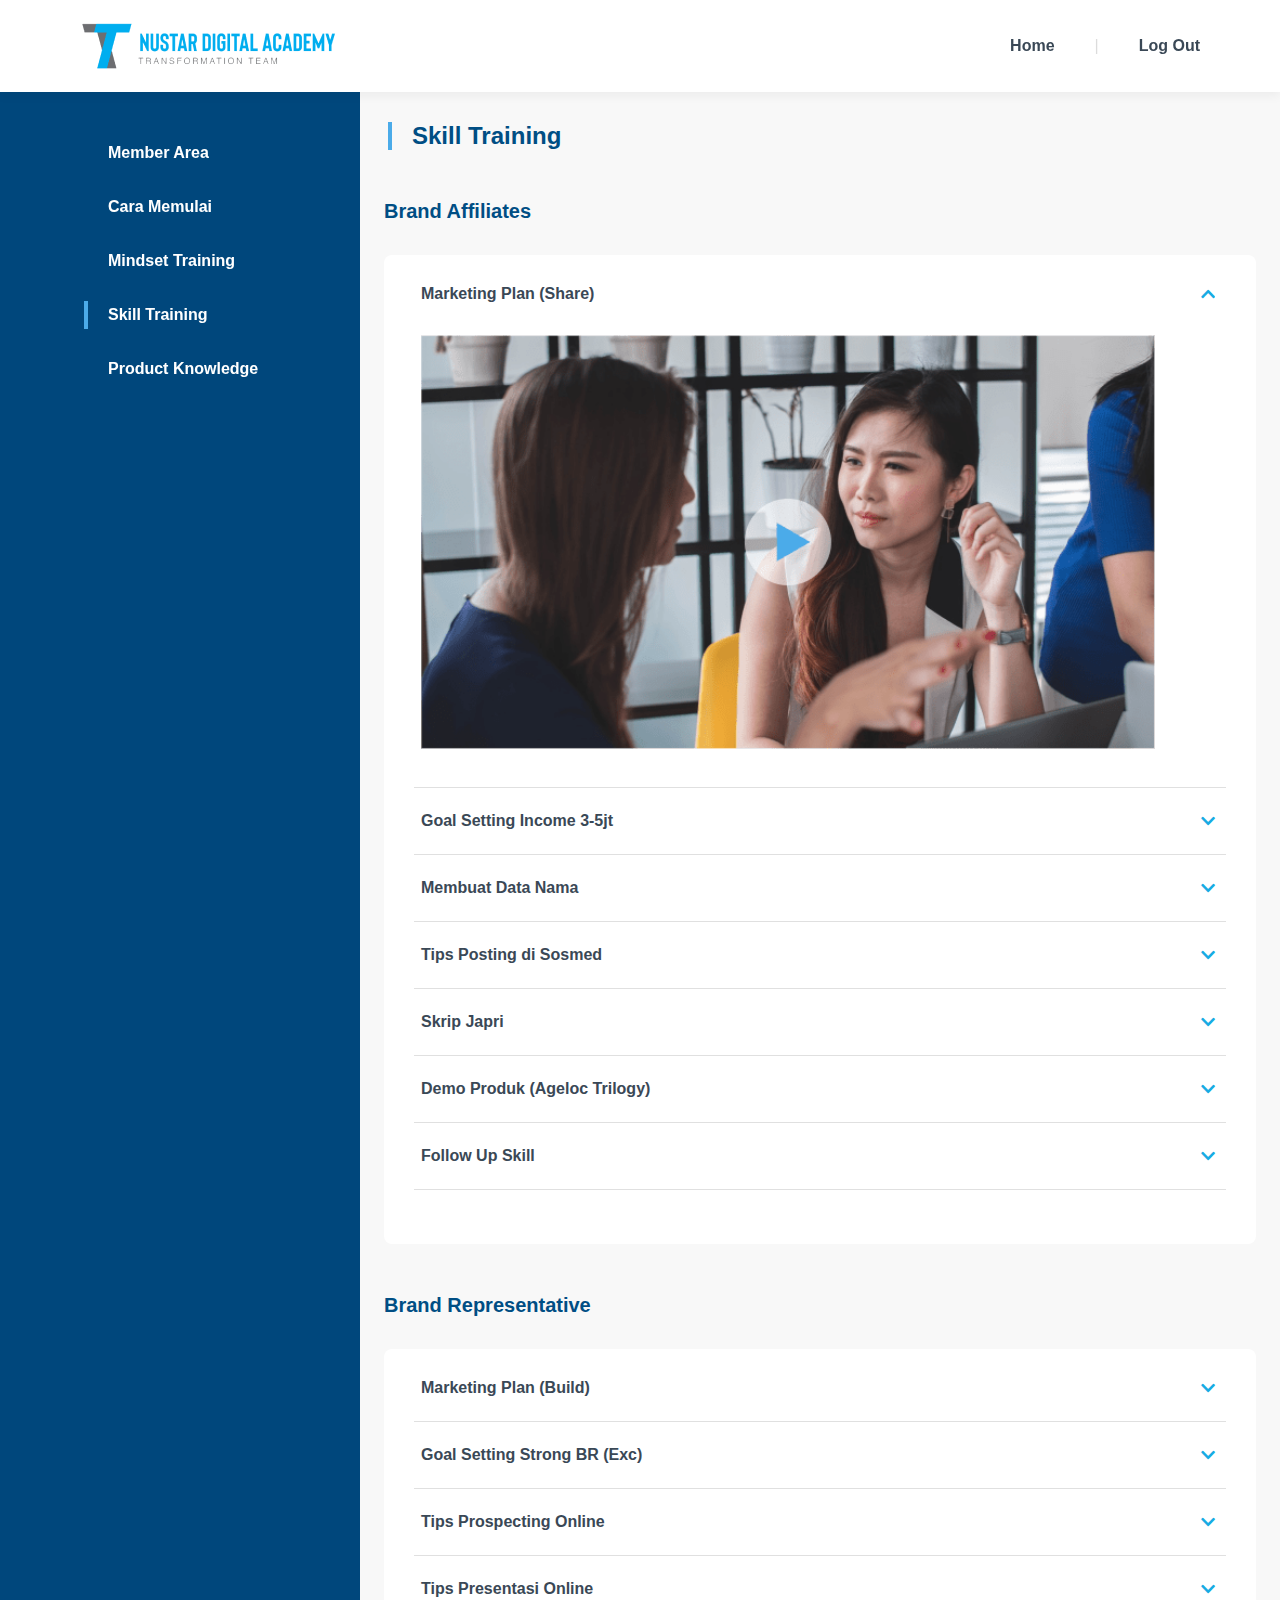
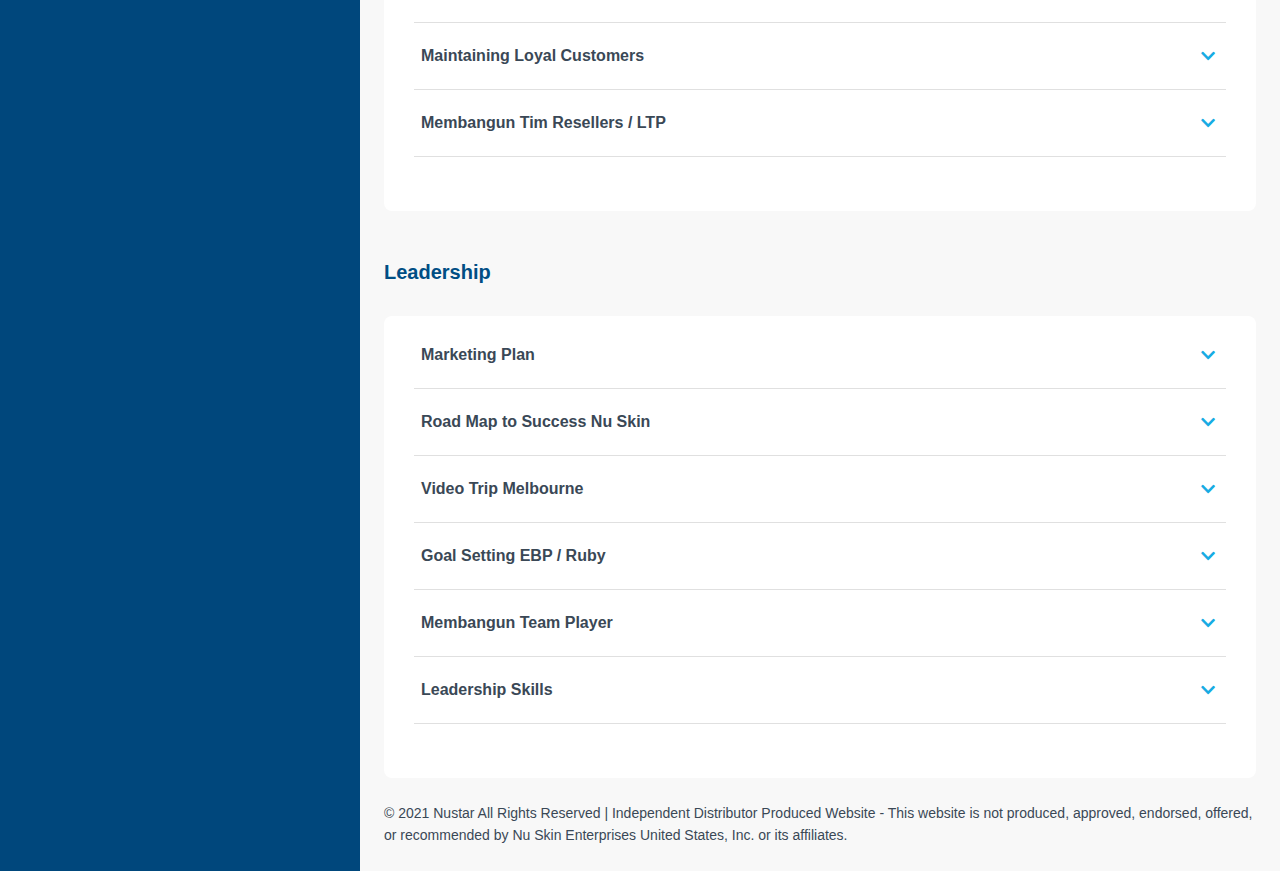
<file: login/skill-training.html>
<!DOCTYPE html>
<html>
<head>
	<meta charset="UTF-8">
	<meta name="viewport" content="width=device-width, initial-scale=1.0">
	<title>Skill Training - Nustar Digital Academy</title>
	<link rel="stylesheet" type="text/css" href="https://cdnjs.cloudflare.com/ajax/libs/font-awesome/5.15.3/css/all.min.css">
	<link rel="stylesheet" type="text/css" href="../assets/css/login.css">
</head>
<body>

	<!-- Header -->
	<header>
		<img src="../assets/img/nustar-logo.png" class="logo">
		<div class="nav">
			<h4><a href="../index.html">Home</a></h4>
			<span>|</span>
			<h4><a href="../index.html">Log Out</a></h4>
		</div>

		<!-- Sidebar Navigation -->
		<div class="btn-menu">
			<i class="fas fa-bars"></i>
		</div>
		<div class="btn-close">
			<i class="fas fa-times"></i>
		</div>
		<div class="side-nav">
			<h4><a href="member-area.html">Member Area</a></h4>
			<h4><a href="cara-memulai.html">Cara Memulai</a></h4>
			<h4><a href="mindset-training.html">Mindset Training</a></h4>
			<h4 class="active"><a href="skill-training.html">Skill Training</a></h4>
			<h4><a href="product-knowledge">Product Knowledge</a></h4>
			<div class="bottom">
				<h4><a href="../index.html">Home</a></h4>
				<span>|</span>
				<h4><a href="../index.html">Log Out</a></h4>
			</div>
		</div>
	</header>
	<img src="../assets/img/back-to-top.png" onclick="topFunction()" id="back-to-top">

	<!-- Container -->
	<div class="container">
		<div class="dark"></div>
		
		<!-- Sidebar (Left) -->
		<div class="sidebar">
			<div class="content">
				<h4><a href="member-area.html">Member Area</a></h4>
				<h4><a href="cara-memulai.html">Cara Memulai</a></h4>
				<h4><a href="mindset-training.html">Mindset Training</a></h4>
				<h4 class="active"><a href="skill-training.html">Skill Training</a></h4>
				<h4><a href="product-knowledge">Product Knowledge</a></h4>
			</div>
		</div>

		<!-- Main (Right) -->
		<div class="main">
			<div>
				<h2>Skill Training</h2>
				<h3>Brand Affiliates</h3>
				<div class="card">
					<div class="accordion">
						<div class="content_box active">
							<div class="title">
								<h4>Marketing Plan (Share)</h4>
								<i class="fas fa-chevron-down"></i>
							</div>
							<div class="content">
								<img src="../assets/img/header-video.png">
							</div>
						</div>
						<hr>
						<div class="content_box">
							<div class="title">
								<h4>Goal Setting Income 3-5jt</h4>
								<i class="fas fa-chevron-down"></i>
							</div>
							<div class="content">
								<img src="../assets/img/header-video.png">
							</div>
						</div>
						<hr>
						<div class="content_box">
							<div class="title">
								<h4>Membuat Data Nama</h4>
								<i class="fas fa-chevron-down"></i>
							</div>
							<div class="content">
								<img src="../assets/img/header-video.png">
							</div>
						</div>
						<hr>
						<div class="content_box">
							<div class="title">
								<h4>Tips Posting di Sosmed</h4>
								<i class="fas fa-chevron-down"></i>
							</div>
							<div class="content">
								<img src="../assets/img/header-video.png">
							</div>
						</div>
						<hr>
						<div class="content_box">
							<div class="title">
								<h4>Skrip Japri</h4>
								<i class="fas fa-chevron-down"></i>
							</div>
							<div class="content">
								<img src="../assets/img/header-video.png">
							</div>
						</div>
						<hr>
						<div class="content_box">
							<div class="title">
								<h4>Demo Produk (Ageloc Trilogy)</h4>
								<i class="fas fa-chevron-down"></i>
							</div>
							<div class="content">
								<img src="../assets/img/header-video.png">
							</div>
						</div>
						<hr>
						<div class="content_box">
							<div class="title">
								<h4>Follow Up Skill</h4>
								<i class="fas fa-chevron-down"></i>
							</div>
							<div class="content">
								<img src="../assets/img/header-video.png">
							</div>
						</div>
						<hr>
					</div>
				</div>

				<h3>Brand Representative</h3>
				<div class="card">
					<div class="accordion">
						<div class="content_box">
							<div class="title">
								<h4>Marketing Plan (Build)</h4>
								<i class="fas fa-chevron-down"></i>
							</div>
							<div class="content">
								<img src="../assets/img/header-video.png">
							</div>
						</div>
						<hr>
						<div class="content_box">
							<div class="title">
								<h4>Goal Setting Strong BR (Exc)</h4>
								<i class="fas fa-chevron-down"></i>
							</div>
							<div class="content">
								<img src="../assets/img/header-video.png">
							</div>
						</div>
						<hr>
						<div class="content_box">
							<div class="title">
								<h4>Tips Prospecting Online</h4>
								<i class="fas fa-chevron-down"></i>
							</div>
							<div class="content">
								<img src="../assets/img/header-video.png">
							</div>
						</div>
						<hr>
						<div class="content_box">
							<div class="title">
								<h4>Tips Presentasi Online</h4>
								<i class="fas fa-chevron-down"></i>
							</div>
							<div class="content">
								<img src="../assets/img/header-video.png">
							</div>
						</div>
						<hr>
						<div class="content_box">
							<div class="title">
								<h4>Maintaining Loyal Customers</h4>
								<i class="fas fa-chevron-down"></i>
							</div>
							<div class="content">
								<img src="../assets/img/header-video.png">
							</div>
						</div>
						<hr>
						<div class="content_box">
							<div class="title">
								<h4>Membangun Tim Resellers / LTP</h4>
								<i class="fas fa-chevron-down"></i>
							</div>
							<div class="content">
								<img src="../assets/img/header-video.png">
							</div>
						</div>
						<hr>
					</div>
				</div>

				<h3>Leadership</h3>
				<div class="card">
					<div class="accordion">
						<div class="content_box">
							<div class="title">
								<h4>Marketing Plan</h4>
								<i class="fas fa-chevron-down"></i>
							</div>
							<div class="content">
								<img src="../assets/img/header-video.png">
							</div>
						</div>
						<hr>
						<div class="content_box">
							<div class="title">
								<h4>Road Map to Success Nu Skin</h4>
								<i class="fas fa-chevron-down"></i>
							</div>
							<div class="content">
								<img src="../assets/img/header-video.png">
							</div>
						</div>
						<hr>
						<div class="content_box">
							<div class="title">
								<h4>Video Trip Melbourne</h4>
								<i class="fas fa-chevron-down"></i>
							</div>
							<div class="content">
								<img src="../assets/img/header-video.png">
							</div>
						</div>
						<hr>
						<div class="content_box">
							<div class="title">
								<h4>Goal Setting EBP / Ruby</h4>
								<i class="fas fa-chevron-down"></i>
							</div>
							<div class="content">
								<img src="../assets/img/header-video.png">
							</div>
						</div>
						<hr>
						<div class="content_box">
							<div class="title">
								<h4>Membangun Team Player</h4>
								<i class="fas fa-chevron-down"></i>
							</div>
							<div class="content">
								<img src="../assets/img/header-video.png">
							</div>
						</div>
						<hr>
						<div class="content_box">
							<div class="title">
								<h4>Leadership Skills</h4>
								<i class="fas fa-chevron-down"></i>
							</div>
							<div class="content">
								<img src="../assets/img/header-video.png">
							</div>
						</div>
						<hr>
					</div>
				</div>
			</div>

			<!-- Footer -->
			<footer>
				<p>&copy; 2021 Nustar All Rights Reserved | Independent Distributor Produced Website - This website is not produced, approved, endorsed, offered, or recommended by Nu Skin Enterprises United States, Inc. or its affiliates.</p>
			</footer>
		</div>
	</div>

	<script src="https://cdnjs.cloudflare.com/ajax/libs/jquery/3.6.0/jquery.min.js"></script>
	<script type="text/javascript" src="../assets/js/login.js"></script>
</body>
</html>
</file>
<file: assets/css/login.css>
*
{
	margin: 0;
	padding: 0;
	box-sizing: border-box;
	scroll-behavior: smooth;
}
body
{
	font-family: Helvetica, Sans-Serif;
	overflow-x: hidden;
}
header
{
	width: 100%;
	position: fixed;
	top: 0;
	left: 0;
	display: flex;
	justify-content: space-between;
	align-items: center;
	background: #fff;
	padding: 16px 120px;
	box-shadow: 0 4px 10px 0 rgba(0, 0, 0, 0.05);
	z-index: 100;
}
header .nav
{
	display: flex;
	align-items: center;
}
header .nav h4 a
{
	color: #3a4856;
	text-decoration: none;
}
header .nav span
{
	color: #dcdcdc;
	margin: 0 40px;
}
header .btn-menu
{
	display: none;
}
header .btn-menu,
header .btn-close
{
	position: absolute;
	right: 24px;
	cursor: pointer;
}
header i
{
	color: #fff;
	background: #18abe3;
	border-radius: 50%;
	padding: 8px 9px;
}
header .side-nav
{
	width: 280px;
	height: 100vh;
	position: absolute;
	top: 92px;
	left: -100%;
	background: #00477c;
	padding-top: 24px;
	overflow: hidden;
	transition: 0.6s ease;
	transition-property: left;
	z-index: 10;
}
header .side-nav.active
{
	left: 0;
}
header .btn-close
{
	visibility: hidden;
}
header .btn-close i
{
	padding: 8px 10.5px;
}
header .side-nav h4,
.container .sidebar h4
{
	color: #fff;
	margin-bottom: 36px;
}
header .side-nav h4,
.container .sidebar h4,
.container .main h2
{
	position: relative;
	margin-left: 28px;
}
header .side-nav h4.active::before,
.container .sidebar h4.active::before,
.container .main h2::before
{
	position: absolute;
	content: '';
	top: -5px;
	left: -24px;
	width: 4px;
	height: 28px;
	background: #4babe9;
}
header .side-nav h4.active::before
{
	left: -27px;
}
header .side-nav h4:last-child,
.container .sidebar h4:last-child
{
	margin-bottom: unset;
}
header .side-nav h4 a,
.container .sidebar h4 a
{
	color: #fff;
	text-decoration: none;
}
header .side-nav .bottom
{
	position: absolute;
	bottom: 127px;
	left: 48px;
	display: flex;
}
header .side-nav .bottom h4
{
	margin: unset;
}
header .side-nav .bottom span
{
	width: 1px;
	color: rgba(255, 255, 255, 0.5);
	margin: 0 40px;
}
img#back-to-top
{
	position: fixed;
	bottom: 40px;
	right: 40px;
	display: none;
	cursor: pointer;
	z-index: 10;
}
.container
{
	position: relative;
	height: 100%;
	display: flex;
	padding-top: 92px;
}
.dark
{
	width: 100%;
	height: 100%;
	position: fixed;
	top: 0;
	left: 0;
	display: none;
	background: rgba(0, 0, 0, 0.5);
	z-index: 1;
}
.container .sidebar
{
	width: 400px;
	background: #00477c;
	padding: 52px 120px;
}
.container .sidebar .content
{
	position: fixed;
}
.container .main
{
	flex: 1;
	display: flex;
	flex-direction: column;
	justify-content: space-between;
	background: #f8f8f8;
	padding: 30px 24px 0;
}
.container .main h2
{
	color: #004e84;
	margin-bottom: 30px;
}
.container .main h2::before
{
	top: 0;
}
.container .main .card
{
	background: #fff;
	border-radius: 8px;
	padding: 30px;
}
.container .main .card .accordion .content_box
{
	padding: 0 7px;
}
.container .main .card .accordion .content_box .title
{
	display: flex;
	justify-content: space-between;
	align-items: center;
	padding-right: 4px;
	cursor: pointer;
}
.container .main .card .accordion .content_box .title h4
{
	color: #3a4856;
}
.container .main .card .accordion .content_box .title i
{
	color: #18abe3;
	transition: 0.5s;
}
.container .main .card .accordion .content_box.active .title i
{
	transform: rotate(0.5turn);
}
.container .main .card .accordion .content_box .content
{
	height: 0;
	background: #fff;
	overflow: hidden;
	transition: 0.5s;
}
.container .main .card .accordion .content_box.active .content
{
	height: 460px;
}
.container .main .card .accordion .content_box img
{
	width: 734px;
	max-height: 415px;
	object-fit: cover;
	object-position: center;
	margin-top: 32px;
}
.container .main .card .accordion hr
{
	border: 1px solid rgba(0, 0, 0, 0.12);
	border-bottom: unset;
	margin: 24px 0;
}
.container .main h3
{
	font-size: 20px;
	color: #004e84;
	margin: 50px 0 32px;
}
.container .main .button
{
	margin: 48px 0 14px;
}
.container .main .button a
{
	background: #18abe3;
	font-family: Helvetica, Sans-Serif;
	font-size: 16px;
	font-weight: 700;
	color: #fff;
	text-decoration: unset;
	border-radius: 10px;
	padding: 10px 22px;
}
.container .main .button a i
{
	margin-right: 8px;
}
footer
{
	padding: 24px 0;
}
footer p
{
	font-size: 14px;
	color: #3a4856;
	line-height: 22.4px;
}

@media (max-width: 1400px)
{
	header
	{
		padding: 16px 80px;
	}
	.container .sidebar
	{
		width: 360px;
		padding: 52px 80px;
	}
}

@media (max-width: 1267px)
{
	header
	{
		padding: 16px 40px;
	}
	.container .sidebar
	{
		width: 300px;
		padding: 52px 40px;
	}
}

@media (min-width: 1127px)
{
	header .btn-close
	{
		visibility: hidden !important;
	}
	header .side-nav, .dark
	{
		display: none !important;
	}
}

@media (max-width: 1127px)
{
	header
	{
		padding: 16px 24px;
	}
	header .nav, .container .sidebar
	{
		display: none;
	}
	header .btn-menu
	{
		display: block;
	}
	.container .main .card img
	{
		width: 100% !important;
	}
}

@media (max-width: 768px)
{
	.container .main .card .accordion .content_box.active .content
	{
		height: 400px;
	}
}

@media (max-width: 627px)
{
	header
	{
		padding: 16px;
	}
	header .side-nav
	{
		top: 70.3px;
	}
	header .side-nav h4
	{
		margin-left: 18px;
	}
	header .side-nav h4.active::before
	{
		left: -18px;
	}
	header .side-nav .bottom
	{
		bottom: 105.3px;
	}
	.container
	{
		min-height: 100vh;
		padding-top: 70.3px;
	}
	.container .main
	{
		padding: 30px 0 0;
	}
	.container .main h2
	{
		font-size: 20px;
		margin-left: 44px;
	}
	.container .main h3
	{
		font-size: 18px;
		margin-left: 16px;
	}
	.container .main .card
	{
		border-radius: unset;
		padding: 30px 16px;
	}
	.container .main .card .accordion .content_box.active .content
	{
		height: 320px;
	}
	footer
	{
		padding: 21px 16px;
	}
	footer p
	{
		text-align: center;
		font-size: 10px;
	}
}

@media (max-width: 601px)
{
	header img.logo
	{
		width: 180px;
	}
	.container .main .card .accordion .content_box.active .content
	{
		height: 280px;
	}
}

@media (max-width: 467px)
{
	.container .main .card .accordion .content_box.active .content
	{
		height: 260px;
	}
}

@media (max-width: 411px)
{
	.container .main .card .accordion .content_box.active .content
	{
		height: 240px;
	}
}

@media (max-width: 360px)
{
	.container .main .card .accordion .content_box.active .content
	{
		height: 210px;
	}
}

@media (max-width: 320px)
{
	.container .main .card .accordion .content_box.active .content
	{
		height: 190px;
	}
}
</file>
